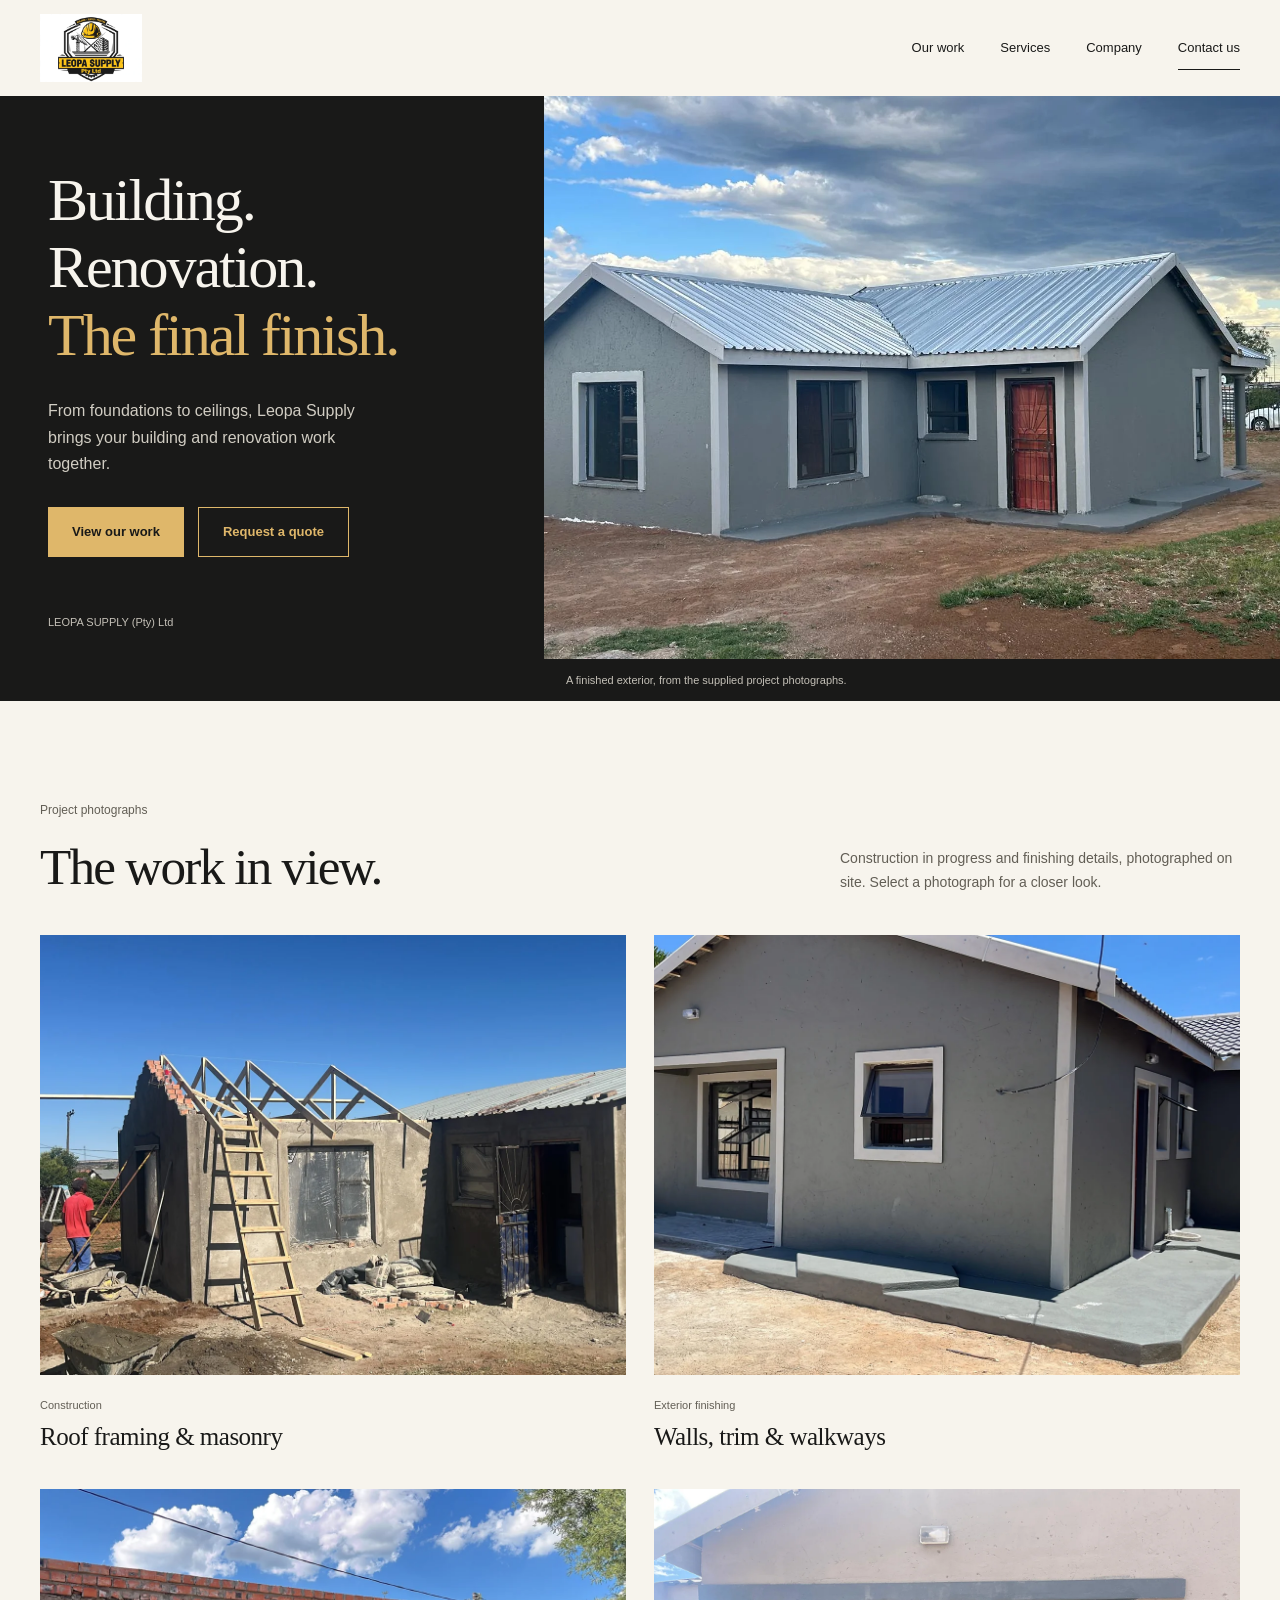
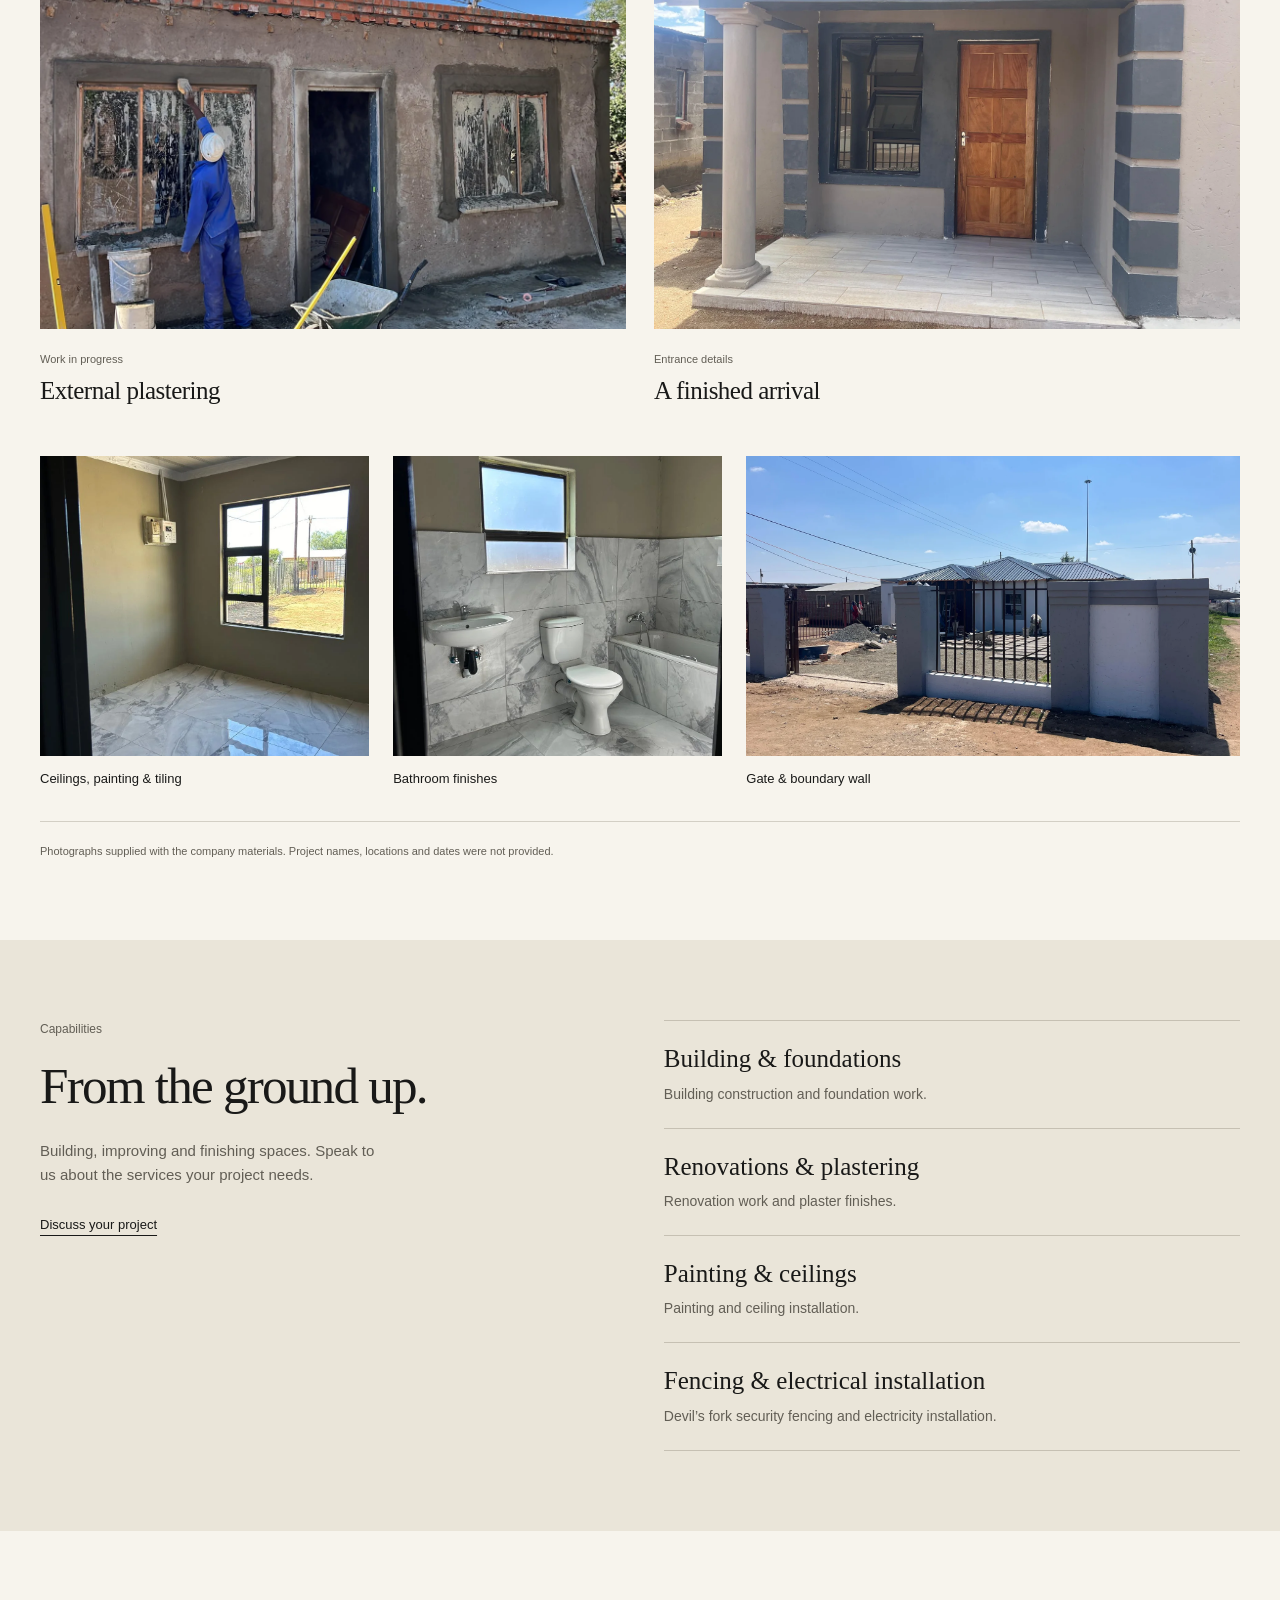
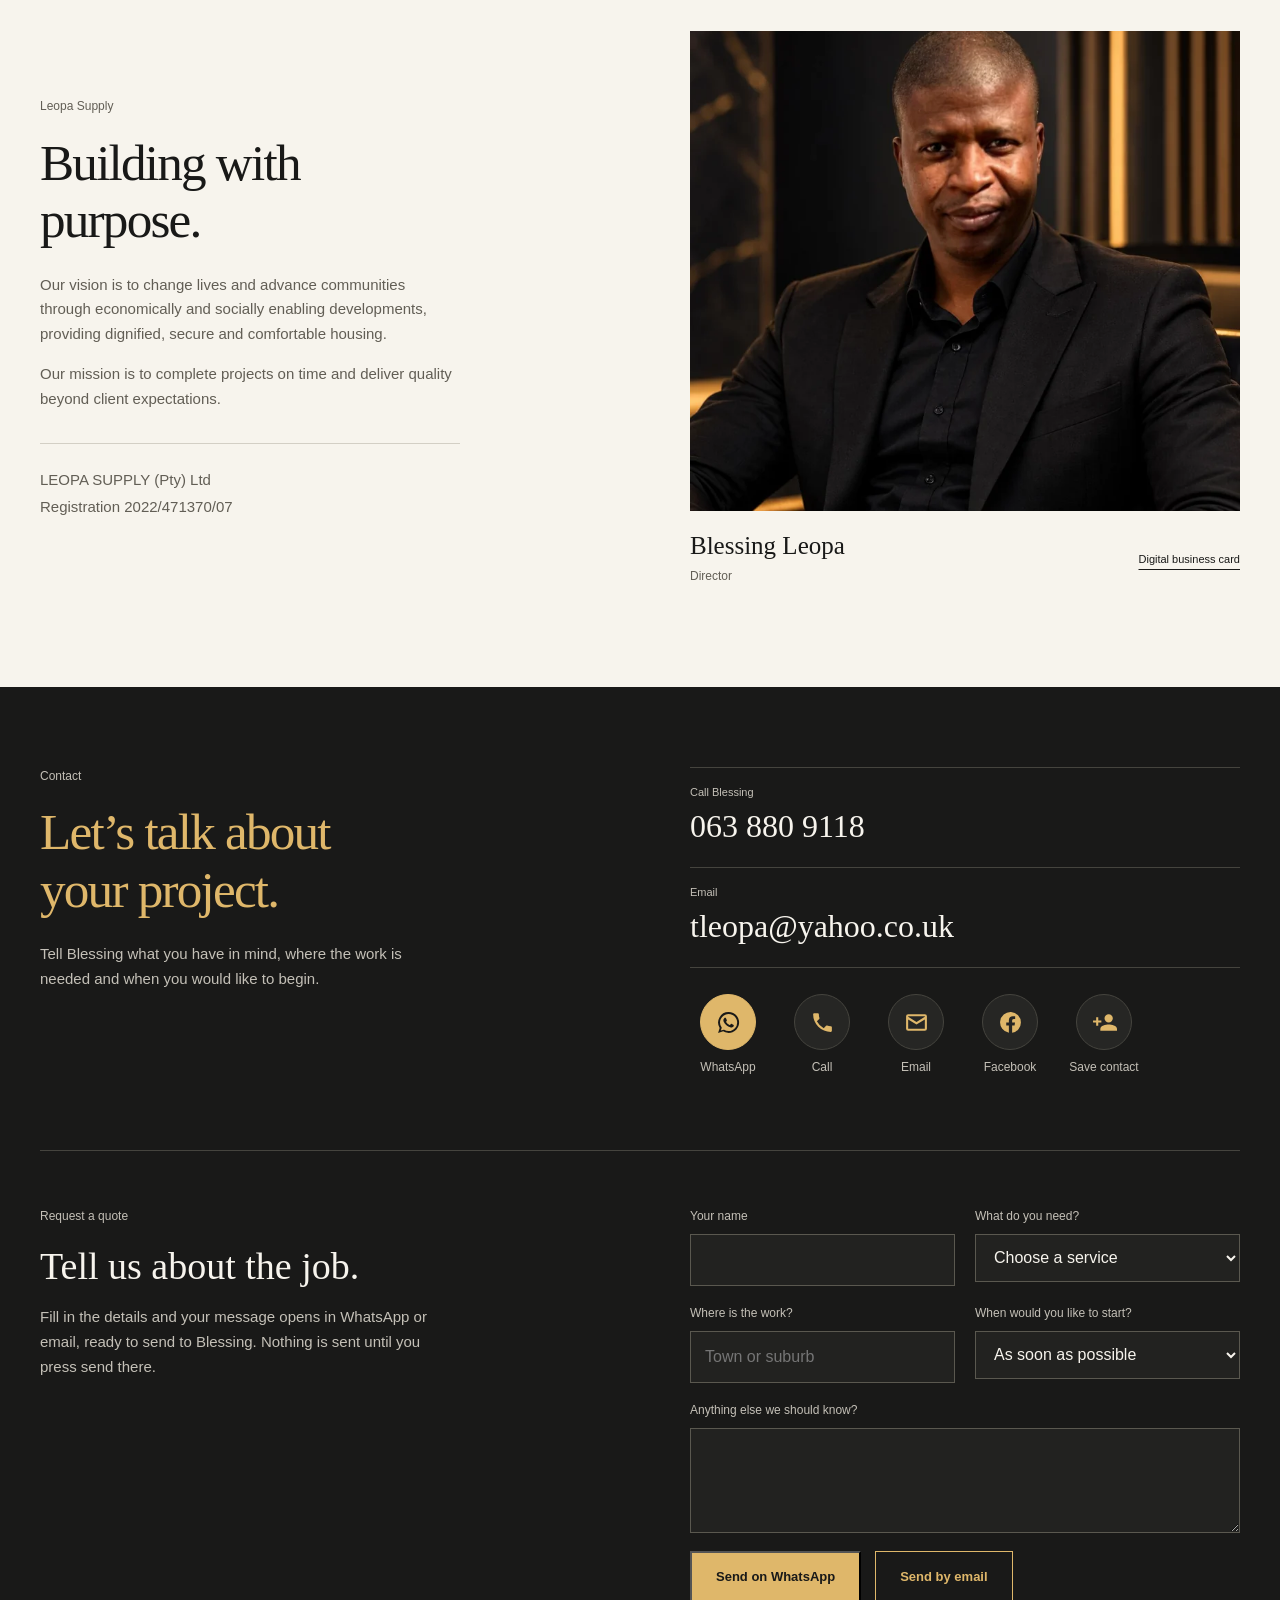
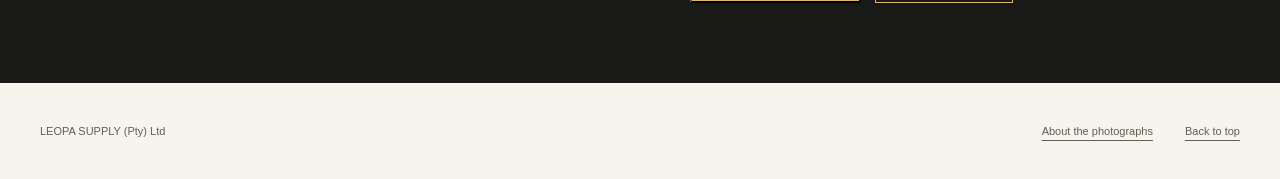
<file: index.html>
<!doctype html>
<html lang="en">
<head>
  <meta charset="utf-8">
  <meta name="viewport" content="width=device-width, initial-scale=1">
  <meta name="theme-color" content="#191918">
  <meta name="description" content="Leopa Supply (Pty) Ltd. Building construction, foundations, renovations and finishing. View supplied project photographs and contact Director Blessing Leopa.">
  <meta property="og:title" content="Leopa Supply | Building, renovation & finishing">
  <meta property="og:description" content="From foundations to the finishing details. View our work and discuss your project with Blessing Leopa.">
  <meta property="og:type" content="website">
  <meta property="og:url" content="https://nyaps-tech.github.io/leopa-supply-website/">
  <meta property="og:image" content="https://nyaps-tech.github.io/leopa-supply-website/images/completed-home.jpg">
  <meta property="og:image:width" content="1280">
  <meta property="og:image:height" content="960">
  <meta property="og:image:alt" content="Grey house with a metal roof and timber front door, finished by Leopa Supply">
  <meta property="og:locale" content="en_ZA">
  <meta name="twitter:card" content="summary_large_image">
  <title>Leopa Supply | Building, renovation & finishing</title>
  <link rel="canonical" href="https://nyaps-tech.github.io/leopa-supply-website/">
  <link rel="icon" href="logo.jpeg">
  <link rel="stylesheet" href="styles.css">
  <script type="application/ld+json">{"@context": "https://schema.org", "@type": "GeneralContractor", "name": "Leopa Supply (Pty) Ltd", "url": "https://nyaps-tech.github.io/leopa-supply-website/", "logo": "https://nyaps-tech.github.io/leopa-supply-website/logo.jpeg", "image": "https://nyaps-tech.github.io/leopa-supply-website/images/completed-home.jpg", "telephone": "+27638809118", "email": "tleopa@yahoo.co.uk", "description": "Building construction, foundations, plastering, renovations, painting, ceilings, devil's fork security fencing and electricity installation.", "employee": {"@type": "Person", "name": "Blessing Leopa", "jobTitle": "Director"}, "knowsAbout": ["Building construction", "Foundations", "Plastering", "Renovations", "Painting", "Ceilings", "Security fencing", "Electrical installation"]}</script>
  <script src="site.js" defer></script>
</head>
<body>
  <a class="skip-link" href="#main">Skip to content</a>
  <header class="site-header">
    <a class="brand" href="#home" aria-label="Leopa Supply home"><img src="logo.jpeg" width="102" height="68" alt="Leopa Supply"></a>
    <button class="menu-toggle" type="button" aria-expanded="false" aria-controls="navigation" hidden>Menu</button>
    <nav id="navigation" aria-label="Main navigation"><a href="#work">Our work</a><a href="#services">Services</a><a href="#company">Company</a><a class="nav-contact" href="#contact">Contact us</a></nav>
  </header>
  <main id="main">
    <section class="hero" id="home" aria-labelledby="hero-title">
      <div class="hero-copy">
        <h1 id="hero-title">Building.<br>Renovation.<br><span>The final finish.</span></h1>
        <p>From foundations to ceilings, Leopa Supply brings your building and renovation work together.</p>
        <div class="hero-actions"><a class="button" href="#work">View our work</a><a class="button button-outline" href="#enquiry">Request a quote</a></div>
        <span class="hero-signature">LEOPA SUPPLY (Pty) Ltd</span>
      </div>
      <figure class="hero-photo"><picture><source srcset="images/completed-home.webp" type="image/webp"><img src="images/completed-home.jpg" width="1280" height="960" alt="Grey house with a metal roof, finished exterior walls and a timber front door" fetchpriority="high"></picture><figcaption>A finished exterior, from the supplied project photographs.</figcaption></figure>
    </section>
    <section class="work wrap" id="work" aria-labelledby="work-title">
      <div class="section-heading"><div><p class="section-label">Project photographs</p><h2 id="work-title">The work in view.</h2></div><p>Construction in progress and finishing details, photographed on site. Select a photograph for a closer look.</p></div>
      <div class="gallery">
        <figure><a class="gallery-link" href="images/roof-framing.jpg" data-caption="Roof framing and masonry in progress" aria-label="View photograph: roof framing and masonry in progress"><picture><source srcset="images/roof-framing.webp" type="image/webp"><img src="images/roof-framing.jpg" width="1600" height="900" alt="Timber roof trusses being installed above masonry walls" loading="lazy"></picture></a><figcaption><span>Construction</span><h3>Roof framing & masonry</h3></figcaption></figure>
        <figure><a class="gallery-link" href="images/exterior-finish.jpg" data-caption="Painted exterior and entrance walkway" aria-label="View photograph: painted exterior and entrance walkway"><picture><source srcset="images/exterior-finish.webp" type="image/webp"><img src="images/exterior-finish.jpg" width="1600" height="900" alt="Painted grey exterior with white trim and a concrete entrance walkway" loading="lazy"></picture></a><figcaption><span>Exterior finishing</span><h3>Walls, trim & walkways</h3></figcaption></figure>
        <figure><a class="gallery-link" href="images/plastering.jpg" data-caption="External plastering in progress" aria-label="View photograph: external plastering in progress"><picture><source srcset="images/plastering.webp" type="image/webp"><img src="images/plastering.jpg" width="1600" height="900" alt="Worker plastering an exterior wall around the window openings" loading="lazy"></picture></a><figcaption><span>Work in progress</span><h3>External plastering</h3></figcaption></figure>
        <figure><a class="gallery-link" href="images/entrance.jpg" data-caption="Finished entrance with columns and timber door" aria-label="View photograph: finished entrance with columns and timber door"><picture><source srcset="images/entrance.webp" type="image/webp"><img src="images/entrance.jpg" width="1600" height="1200" alt="Finished entrance with two columns, contrasting wall bands and a timber door" loading="lazy"></picture></a><figcaption><span>Entrance details</span><h3>A finished arrival</h3></figcaption></figure>
      </div>
      <div class="detail-gallery">
        <figure><a class="gallery-link" href="images/interior-finish.jpg" data-caption="Interior ceiling, painted walls and tiled floor" aria-label="View photograph: interior ceiling, painted walls and tiled floor"><picture><source srcset="images/interior-finish.webp" type="image/webp"><img src="images/interior-finish.jpg" width="960" height="1280" alt="Finished room with a detailed ceiling, painted walls and reflective tiled floor" loading="lazy"></picture></a><figcaption>Ceilings, painting & tiling</figcaption></figure>
        <figure><a class="gallery-link" href="images/bathroom.jpg" data-caption="Bathroom wall and floor finishes" aria-label="View photograph: bathroom wall and floor finishes"><picture><source srcset="images/bathroom.webp" type="image/webp"><img src="images/bathroom.jpg" width="960" height="1280" alt="Bathroom with marble-pattern wall tiles, a basin, toilet and bath" loading="lazy"></picture></a><figcaption>Bathroom finishes</figcaption></figure>
        <figure><a class="gallery-link" href="images/gate.jpg" data-caption="Gate and boundary wall" aria-label="View photograph: gate and boundary wall"><picture><source srcset="images/gate.webp" type="image/webp"><img src="images/gate.jpg" width="1600" height="1200" alt="Black metal entrance gate between painted boundary walls" loading="lazy"></picture></a><figcaption>Gate & boundary wall</figcaption></figure>
      </div>
      <p class="photo-note">Photographs supplied with the company materials. Project names, locations and dates were not provided.</p>
    </section>
    <section class="services" id="services" aria-labelledby="services-title">
      <div class="wrap services-layout"><div><p class="section-label">Capabilities</p><h2 id="services-title">From the ground up.</h2><p>Building, improving and finishing spaces. Speak to us about the services your project needs.</p><a class="text-link" href="#contact">Discuss your project</a></div>
        <dl class="service-list"><div><dt>Building & foundations</dt><dd>Building construction and foundation work.</dd></div><div><dt>Renovations & plastering</dt><dd>Renovation work and plaster finishes.</dd></div><div><dt>Painting & ceilings</dt><dd>Painting and ceiling installation.</dd></div><div><dt>Fencing & electrical installation</dt><dd>Devil’s fork security fencing and electricity installation.</dd></div></dl>
      </div>
    </section>
    <section class="company wrap" id="company" aria-labelledby="company-title">
      <div class="company-intro"><p class="section-label">Leopa Supply</p><h2 id="company-title">Building with<br>purpose.</h2><p>Our vision is to change lives and advance communities through economically and socially enabling developments, providing dignified, secure and comfortable housing.</p><p>Our mission is to complete projects on time and deliver quality beyond client expectations.</p><p class="registration">LEOPA SUPPLY (Pty) Ltd<br>Registration 2022/471370/07</p></div>
      <div class="director"><picture><source srcset="images/blessing-leopa.webp" type="image/webp"><img src="blessing-leopa-portrait.jpg" width="1122" height="1402" alt="Blessing Leopa, Director of Leopa Supply" loading="lazy"></picture><div class="director-caption"><div><h3>Blessing Leopa</h3><p>Director</p></div><a class="text-link" href="https://nyaps-tech.github.io/leopa-supply-card/">Digital business card</a></div></div>
    </section>
    <section class="contact" id="contact" aria-labelledby="contact-title"><div class="wrap contact-layout"><div><p class="section-label">Contact</p><h2 id="contact-title">Let’s talk about<br>your project.</h2><p>Tell Blessing what you have in mind, where the work is needed and when you would like to begin.</p></div><address><a href="tel:+27638809118"><span>Call Blessing</span><strong>063 880 9118</strong></a><a href="mailto:tleopa@yahoo.co.uk"><span>Email</span><strong>tleopa@yahoo.co.uk</strong></a><div class="contact-icons"><a class="wa" href="https://wa.me/27638809118?text=Hello%20Blessing%2C%20I%20would%20like%20to%20discuss%20a%20project."><span class="ico"><svg viewBox="0 0 24 24" aria-hidden="true"><path d="M12 2a10 10 0 0 0-8.5 15.2L2 22l4.9-1.5A10 10 0 1 0 12 2zm0 18.2a8.2 8.2 0 0 1-4.2-1.15l-.3-.18-2.9.9.95-2.8-.2-.3A8.2 8.2 0 1 1 12 20.2zm4.5-6.1c-.25-.12-1.45-.72-1.68-.8-.22-.08-.38-.12-.55.12-.16.25-.63.8-.77.96-.14.17-.28.18-.53.06a6.7 6.7 0 0 1-3.3-2.9c-.25-.43.25-.4.72-1.33.08-.16.04-.3-.02-.42-.06-.12-.55-1.33-.76-1.82-.2-.48-.4-.41-.55-.42h-.47c-.16 0-.43.06-.65.3-.22.25-.86.84-.86 2.05s.88 2.38 1 2.55c.12.16 1.73 2.65 4.2 3.72 1.56.67 2.17.73 2.95.62.48-.07 1.45-.6 1.66-1.17.2-.57.2-1.06.14-1.17-.06-.1-.22-.16-.47-.28z"/></svg></span>WhatsApp</a><a href="tel:+27638809118"><span class="ico"><svg viewBox="0 0 24 24" aria-hidden="true"><path d="M6.6 10.8a15.1 15.1 0 0 0 6.6 6.6l2.2-2.2a1 1 0 0 1 1-.25 11.4 11.4 0 0 0 3.6.57 1 1 0 0 1 1 1V20a1 1 0 0 1-1 1A17 17 0 0 1 3 4a1 1 0 0 1 1-1h3.5a1 1 0 0 1 1 1c0 1.25.2 2.45.57 3.57a1 1 0 0 1-.25 1z"/></svg></span>Call</a><a href="mailto:tleopa@yahoo.co.uk"><span class="ico"><svg viewBox="0 0 24 24" aria-hidden="true"><path d="M4 4h16a2 2 0 0 1 2 2v12a2 2 0 0 1-2 2H4a2 2 0 0 1-2-2V6a2 2 0 0 1 2-2zm0 2v.5l8 5 8-5V6H4zm16 12V9l-8 5-8-5v9h16z"/></svg></span>Email</a><a href="https://www.facebook.com/marvelous.leopa.96" rel="noopener"><span class="ico"><svg viewBox="0 0 24 24" aria-hidden="true"><path d="M22 12a10 10 0 1 0-11.56 9.88v-6.99H7.9V12h2.54V9.8c0-2.5 1.5-3.89 3.78-3.89 1.1 0 2.24.2 2.24.2v2.46h-1.26c-1.25 0-1.63.77-1.63 1.56V12h2.78l-.44 2.89h-2.34v6.99A10 10 0 0 0 22 12z"/></svg></span>Facebook</a><a href="Blessing_Leopa.vcf" download><span class="ico"><svg viewBox="0 0 24 24" aria-hidden="true"><path d="M15 12a4 4 0 1 0-4-4 4 4 0 0 0 4 4zm0 2c-2.7 0-8 1.3-8 4v2h16v-2c0-2.7-5.3-4-8-4zM5 10V7H3v3H0v2h3v3h2v-3h3v-2z" transform="translate(1 0)"/></svg></span>Save contact</a></div></address></div>
    <div class="wrap enquiry" id="enquiry"><div><p class="section-label">Request a quote</p><h3>Tell us about the job.</h3><p>Fill in the details and your message opens in WhatsApp or email, ready to send to Blessing. Nothing is sent until you press send there.</p></div>
      <form id="enquiry-form" action="mailto:tleopa@yahoo.co.uk" method="post" enctype="text/plain">
        <label>Your name<input name="name" autocomplete="name" required></label>
        <label>What do you need?<select name="service" required><option value="">Choose a service</option><option>Building & foundations</option><option>Renovations & plastering</option><option>Painting & ceilings</option><option>Fencing & electrical installation</option><option>Not sure yet</option></select></label>
        <label>Where is the work?<input name="location" placeholder="Town or suburb" autocomplete="address-level2" required></label>
        <label>When would you like to start?<select name="start"><option>As soon as possible</option><option>Within 3 months</option><option>Just planning ahead</option></select></label>
        <label class="full">Anything else we should know?<textarea name="details" rows="3"></textarea></label>
        <div class="form-actions full"><button class="button" type="submit" data-channel="whatsapp">Send on WhatsApp</button><button class="button button-outline" type="submit" data-channel="email">Send by email</button></div>
      </form></div>
  </section>
  </main>
  <div class="quick-bar" aria-label="Quick contact"><a href="tel:+27638809118"><svg viewBox="0 0 24 24" aria-hidden="true"><path d="M6.6 10.8a15.1 15.1 0 0 0 6.6 6.6l2.2-2.2a1 1 0 0 1 1-.25 11.4 11.4 0 0 0 3.6.57 1 1 0 0 1 1 1V20a1 1 0 0 1-1 1A17 17 0 0 1 3 4a1 1 0 0 1 1-1h3.5a1 1 0 0 1 1 1c0 1.25.2 2.45.57 3.57a1 1 0 0 1-.25 1z"/></svg>Call</a><a class="wa" href="https://wa.me/27638809118?text=Hello%20Blessing%2C%20I%20would%20like%20to%20discuss%20a%20project."><svg viewBox="0 0 24 24" aria-hidden="true"><path d="M12 2a10 10 0 0 0-8.5 15.2L2 22l4.9-1.5A10 10 0 1 0 12 2zm0 18.2a8.2 8.2 0 0 1-4.2-1.15l-.3-.18-2.9.9.95-2.8-.2-.3A8.2 8.2 0 1 1 12 20.2zm4.5-6.1c-.25-.12-1.45-.72-1.68-.8-.22-.08-.38-.12-.55.12-.16.25-.63.8-.77.96-.14.17-.28.18-.53.06a6.7 6.7 0 0 1-3.3-2.9c-.25-.43.25-.4.72-1.33.08-.16.04-.3-.02-.42-.06-.12-.55-1.33-.76-1.82-.2-.48-.4-.41-.55-.42h-.47c-.16 0-.43.06-.65.3-.22.25-.86.84-.86 2.05s.88 2.38 1 2.55c.12.16 1.73 2.65 4.2 3.72 1.56.67 2.17.73 2.95.62.48-.07 1.45-.6 1.66-1.17.2-.57.2-1.06.14-1.17-.06-.1-.22-.16-.47-.28z"/></svg>WhatsApp</a></div>
  <footer class="site-footer wrap"><p>LEOPA SUPPLY (Pty) Ltd</p><a href="photo-credits.html">About the photographs</a><a href="#home">Back to top</a></footer>
  <dialog class="lightbox" aria-labelledby="photo-caption"><div class="lightbox-header"><p id="photo-caption"></p><button class="close-photo" type="button" aria-label="Close photograph">Close</button></div><div class="photo-stage"><img class="full-photo" alt=""><p class="photo-status" role="status"></p></div><div class="lightbox-controls"><button class="previous-photo" type="button">Previous</button><span class="photo-count"></span><button class="next-photo" type="button">Next</button></div></dialog>
</body>
</html>
</file>
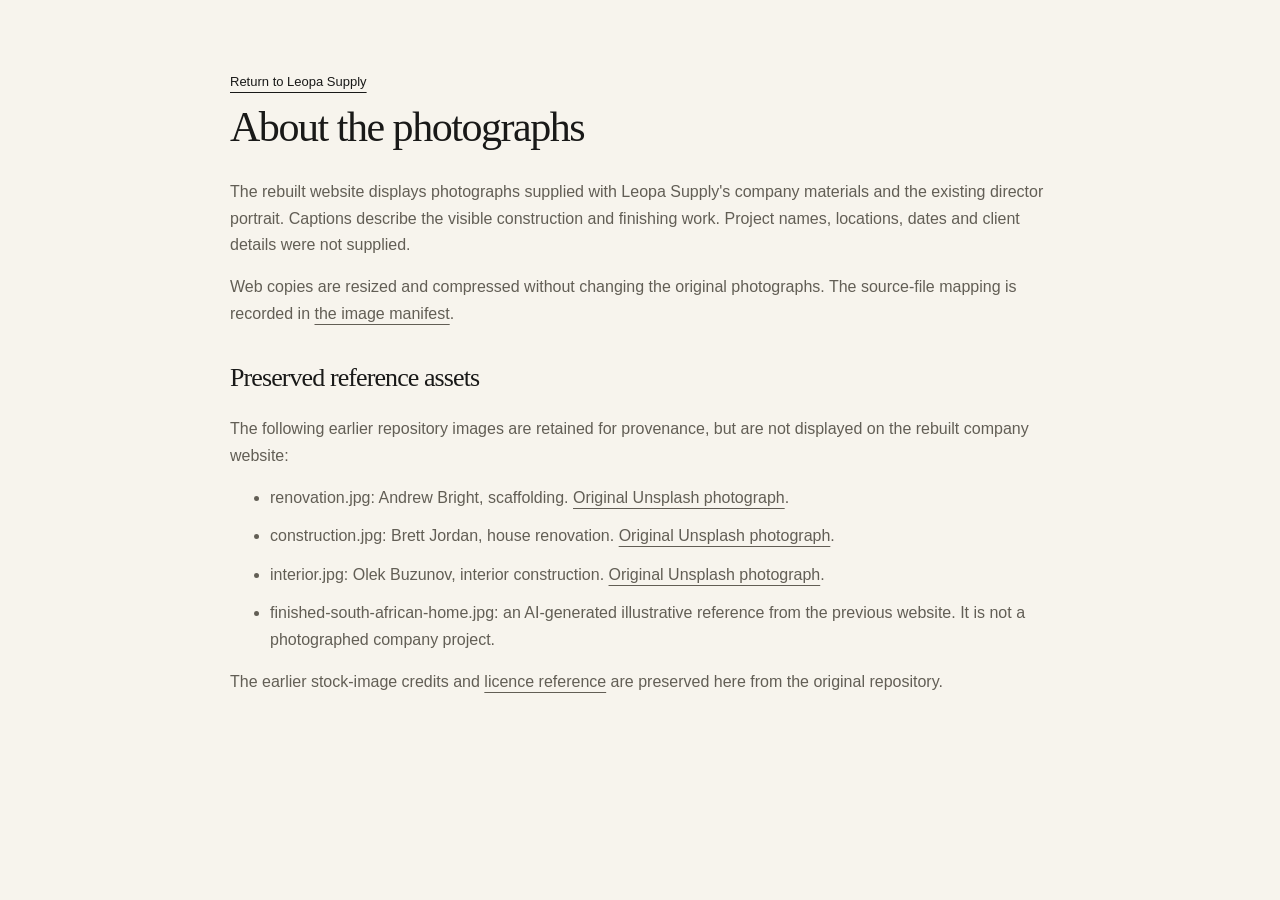
<file: photo-credits.html>
<!doctype html>
<html lang="en">
<head><meta charset="utf-8"><meta name="viewport" content="width=device-width,initial-scale=1"><title>About the photographs | Leopa Supply</title><link rel="stylesheet" href="styles.css"><style>.photo-information{max-width:820px;padding-block:60px}.photo-information h1{font-size:42px}.photo-information h2{font-size:26px;margin-top:36px}.photo-information p,.photo-information li{color:var(--muted)}.photo-information li{margin-block:12px}</style></head>
<body><main class="wrap photo-information"><a class="text-link" href="index.html">Return to Leopa Supply</a><h1>About the photographs</h1><p>The rebuilt website displays photographs supplied with Leopa Supply's company materials and the existing director portrait. Captions describe the visible construction and finishing work. Project names, locations, dates and client details were not supplied.</p><p>Web copies are resized and compressed without changing the original photographs. The source-file mapping is recorded in <a href="images/sources.json">the image manifest</a>.</p><h2>Preserved reference assets</h2><p>The following earlier repository images are retained for provenance, but are not displayed on the rebuilt company website:</p><ul><li>renovation.jpg: Andrew Bright, scaffolding. <a href="https://unsplash.com/photos/scaffolding-on-a-building-under-renovation-3Ev3ZVUq4oM">Original Unsplash photograph</a>.</li><li>construction.jpg: Brett Jordan, house renovation. <a href="https://unsplash.com/photos/a-house-undergoing-renovation-with-visible-construction-wLp29VrzNOM">Original Unsplash photograph</a>.</li><li>interior.jpg: Olek Buzunov, interior construction. <a href="https://unsplash.com/photos/construction-site-with-exposed-wiring-and-insulation-fK8MpQ2i5xk">Original Unsplash photograph</a>.</li><li>finished-south-african-home.jpg: an AI-generated illustrative reference from the previous website. It is not a photographed company project.</li></ul><p>The earlier stock-image credits and <a href="https://unsplash.com/license">licence reference</a> are preserved here from the original repository.</p></main></body>
</html>
</file>
<file: styles.css>
:root{--ink:#191918;--paper:#f7f4ed;--gold:#dfb76a;--muted:#625e55;--line:#d3cfc5;--serif:Georgia,'Times New Roman',serif;font-family:Arial,Helvetica,sans-serif;color:var(--ink);background:var(--paper)}
*{box-sizing:border-box}html{scroll-behavior:smooth;scroll-padding-top:24px}body{margin:0;-webkit-font-smoothing:antialiased;font-size:16px;line-height:1.65}a{color:inherit;text-underline-offset:5px}button{font:inherit;cursor:pointer}a:focus-visible,button:focus-visible{outline:3px solid #9b6e25;outline-offset:5px}img{max-width:100%;height:auto;display:block}picture{display:block}figure{margin:0}h1,h2,h3,p{margin-top:0}h1,h2{font-family:var(--serif);font-weight:400;letter-spacing:-.035em;line-height:1.12}h2{font-size:clamp(36px,4vw,54px);margin-bottom:24px}h3{font-weight:400}.wrap{max-width:1200px;margin-inline:auto;width:calc(100% - 80px)}.skip-link{position:absolute;z-index:5;left:20px;top:-100px;background:var(--ink);color:white;padding:10px 16px}.skip-link:focus{top:16px}
.site-header{max-width:1440px;margin:auto;padding:14px 40px;min-height:96px;display:flex;align-items:center;justify-content:space-between;background:var(--paper)}.brand{flex:none}.brand img{width:102px;height:68px;object-fit:contain}nav{display:flex;align-items:center;gap:36px}nav a{font-size:13px;text-decoration:none;display:flex;align-items:center;min-height:44px}nav a:hover{text-decoration:underline}.nav-contact{border-bottom:1px solid var(--ink)}.menu-toggle{border:1px solid var(--line);background:none;padding:9px 16px;min-height:44px}
.hero{display:grid;grid-template-columns:.85fr 1.15fr;max-width:1440px;margin:auto;background:var(--ink);color:var(--paper)}.hero-copy{padding:70px 48px;display:flex;flex-direction:column;align-items:flex-start;justify-content:center}.hero h1{font-size:clamp(40px,4.7vw,68px);margin-bottom:30px}.hero h1 span{color:var(--gold)}.hero-copy>p{max-width:350px;color:#d1cdc3;font-size:16px;line-height:1.65;margin-bottom:30px}.button{background:var(--gold);color:var(--ink);font-size:13px;font-weight:700;text-decoration:none;padding:13px 24px;min-height:48px;display:inline-flex;align-items:center}.button:hover{background:#edc985}.hero-signature{margin-top:56px;color:#c4c0b7;font-size:11px}.hero-photo{display:flex;flex-direction:column;min-width:0}.hero-photo picture{flex:1;position:relative;min-height:460px}.hero-photo img{width:100%;height:100%;position:absolute;object-fit:cover;object-position:48% center}.hero-photo figcaption{background:var(--ink);color:#c4c0b7;padding:12px 22px;font-size:11px}
.work{padding-block:100px 80px}.section-heading{display:grid;grid-template-columns:1fr 400px;align-items:end;gap:40px;margin-bottom:40px}.section-heading h2{margin:0}.section-heading>p{color:var(--muted);font-size:14px;line-height:1.7;margin:0}.section-label{font-size:12px;margin-bottom:17px;color:var(--muted)}.gallery{display:grid;grid-template-columns:1fr 1fr;gap:36px 28px}.gallery-link{display:block;position:relative;background:#e5e0d6}.gallery-link:after{content:'View photograph';position:absolute;right:12px;bottom:12px;background:var(--ink);color:white;padding:5px 10px;font-size:11px;opacity:0;transition:opacity .15s}.gallery-link:hover:after,.gallery-link:focus-visible:after{opacity:1}.gallery img{width:100%;aspect-ratio:4/3;object-fit:cover}.gallery figcaption{padding-top:16px}.gallery figcaption span{color:var(--muted);font-size:11px}.gallery h3{font:400 25px/1.3 var(--serif);letter-spacing:-.02em;margin:4px 0 0}.detail-gallery{margin-top:48px;display:grid;grid-template-columns:1fr 1fr 1.5fr;gap:24px}.detail-gallery img{width:100%;height:300px;object-fit:cover}.detail-gallery figcaption{font-size:13px;padding-top:12px}.photo-note{color:var(--muted);font-size:11px;border-top:1px solid var(--line);padding-top:20px;margin:32px 0 0}
.services{background:#eae5d9;padding-block:80px}.services-layout{display:grid;grid-template-columns:1fr 1.1fr;gap:100px}.services-layout>div>p:not(.section-label){max-width:350px;color:var(--muted);font-size:15px}.text-link{display:inline-flex;align-items:center;min-height:44px;font-size:13px;text-decoration:underline;text-underline-offset:6px}.service-list{margin:0}.service-list>div{border-top:1px solid #c6c0b3;padding:22px 0}.service-list>div:last-child{border-bottom:1px solid #c6c0b3}.service-list dt{font:400 25px/1.25 var(--serif);margin-bottom:8px}.service-list dd{margin:0;font-size:14px;color:var(--muted)}
.company{padding-block:100px;display:grid;grid-template-columns:1fr 1fr;gap:100px;align-items:center}.company-intro>p:not(.section-label){max-width:420px;color:var(--muted);font-size:15px}.company-intro .registration{border-top:1px solid var(--line);margin:32px 0 0;padding-top:22px;font-size:12px;line-height:1.8}.director picture{background:var(--ink)}.director img{width:100%;max-height:480px;object-fit:cover;object-position:50% 25%}.director-caption{display:flex;align-items:center;justify-content:space-between;gap:20px;padding-top:20px}.director-caption h3{font:400 25px/1.2 var(--serif);margin:0 0 6px}.director-caption p{font-size:12px;color:var(--muted);margin:0}.director-caption .text-link{font-size:11px}
.contact{background:var(--ink);color:var(--paper);padding-block:80px}.contact-layout{display:grid;grid-template-columns:1fr 1fr;gap:100px}.contact .section-label{color:#c4c0b7}.contact h2{color:var(--gold)}.contact-layout>div>p:not(.section-label){color:#c4c0b7;max-width:400px;font-size:15px}.contact address{font-style:normal;align-self:center;min-width:0}.contact address>a{display:block;text-decoration:none;border-bottom:1px solid #45443e;padding:15px 0}.contact address>a:first-child{border-top:1px solid #45443e}.contact address>a:hover strong{color:var(--gold)}.contact address>a span{font-size:11px;color:#c4c0b7;display:block}.contact strong{font:400 clamp(22px,2.5vw,32px)/1.6 var(--serif);overflow-wrap:anywhere}.contact-links{display:flex;flex-wrap:wrap;gap:24px;margin-top:18px}.contact-links a{font-size:12px;min-height:44px;display:inline-flex;align-items:center}.site-footer{display:flex;align-items:center;gap:32px;padding-block:26px;font-size:11px;color:var(--muted)}.site-footer p{margin:0 auto 0 0}.site-footer a{min-height:44px;display:flex;align-items:center}
.lightbox{background:var(--ink);color:var(--paper);border:1px solid #45443e;width:min(1100px,calc(100% - 32px));max-height:calc(100svh - 32px);padding:18px 24px}.lightbox::backdrop{background:#000c}.lightbox-header{display:flex;align-items:center;justify-content:space-between;gap:16px;padding-bottom:14px}.lightbox-header p{font-size:14px;margin:0}.lightbox button{border:1px solid #67635b;min-height:44px;padding:6px 16px;background:none;color:var(--paper);font-size:12px}.lightbox button:hover{background:#34332f}.photo-stage{position:relative;min-height:100px;display:grid;place-items:center}.full-photo{max-width:100%;max-height:calc(100svh - 190px);width:auto;height:auto;object-fit:contain;margin:auto}.photo-status{position:absolute;background:var(--ink);padding:10px;font-size:13px;margin:0;max-width:90%}.photo-status:empty{display:none}.lightbox-controls{display:flex;justify-content:space-between;align-items:center;gap:16px;padding-top:14px}.photo-count{font-size:12px;color:#c4c0b7}body:has(dialog[open]){overflow:hidden}
@media(min-width:701px){.menu-toggle{display:none}}
@media(min-width:1441px){.site-header{padding-inline:48px}.hero{margin-bottom:10px}.hero-copy{padding-inline:60px}}
@media(max-width:1000px){.hero-copy{padding:50px 32px}.hero h1{font-size:46px}.hero-photo picture{min-height:430px}.section-heading{grid-template-columns:1fr 320px}.services-layout,.company,.contact-layout{gap:50px}.detail-gallery img{height:240px}.director-caption{align-items:flex-start;flex-direction:column;gap:6px}}
@media(max-width:700px){.wrap{width:calc(100% - 40px)}.site-header{padding:10px 20px;min-height:80px;flex-wrap:wrap;gap:10px}.brand img{width:84px;height:56px}nav{width:100%;gap:18px;justify-content:space-between}nav a{font-size:12px}.menu-toggle:not([hidden]){display:block}nav.enhanced{display:none}nav.enhanced.open{display:flex}.hero{grid-template-columns:1fr}.hero-copy{padding:42px 24px}.hero h1{font-size:46px;margin-bottom:22px}.hero-copy>p{max-width:340px}.hero-signature{margin-top:30px}.hero-photo picture{min-height:0;aspect-ratio:4/3}.hero-photo figcaption{font-size:10px;padding-inline:20px}.work{padding-block:60px 48px}.section-heading{grid-template-columns:1fr;gap:18px;margin-bottom:28px}.section-heading>p{max-width:400px}.gallery{grid-template-columns:1fr;gap:30px}.gallery h3{font-size:25px}.detail-gallery{grid-template-columns:1fr 1fr;gap:20px;margin-top:32px}.detail-gallery>figure:last-child{grid-column:1/-1}.detail-gallery img{height:auto;aspect-ratio:3/4}.detail-gallery>figure:last-child img{aspect-ratio:4/3}.detail-gallery figcaption{font-size:11px}.services{padding-block:52px}.services-layout,.company,.contact-layout{grid-template-columns:1fr;gap:32px}.service-list dt{font-size:24px}.company{padding-block:60px}.company-intro>p:not(.section-label){max-width:none}.director img{max-height:480px}.director-caption{flex-direction:row;align-items:center}.director-caption h3{font-size:23px}.contact{padding-block:54px}.contact-layout{gap:20px}.contact strong{font-size:27px}.site-footer{flex-wrap:wrap;gap:10px 24px;padding-block:22px}.site-footer p{width:100%}.lightbox{padding:12px}.lightbox-header p{font-size:12px}.full-photo{max-height:calc(100svh - 200px)}}
@media(prefers-reduced-motion:reduce){html{scroll-behavior:auto}*{transition:none!important}}

.hero-actions{display:flex;flex-wrap:wrap;gap:14px}.button-outline{background:none;color:inherit;border:1px solid currentColor;cursor:pointer;font-family:inherit}.button-outline:hover{background:#ffffff1f}.hero .button-outline{color:var(--gold)}
.contact-icons{display:flex;flex-wrap:wrap;gap:18px;margin-top:26px}.contact-icons a{display:flex;flex-direction:column;align-items:center;gap:8px;width:76px;font-size:12px;color:#c4c0b7;text-decoration:none}.contact-icons .ico{width:56px;height:56px;border-radius:50%;background:#262624;border:1px solid #45443e;display:grid;place-items:center;transition:transform .15s,border-color .15s}.contact-icons svg{width:25px;height:25px;fill:var(--gold)}.contact-icons .wa .ico{background:var(--gold);border-color:var(--gold)}.contact-icons .wa svg{fill:var(--ink)}.contact-icons a:hover .ico,.contact-icons a:focus-visible .ico{transform:translateY(-3px);border-color:var(--gold)}.contact-icons a:hover{color:var(--paper)}
.enquiry{display:grid;grid-template-columns:1fr 1fr;gap:100px;margin-top:72px;padding-top:56px;border-top:1px solid #45443e}.enquiry h3{font:400 clamp(28px,3vw,38px)/1.2 var(--serif);color:var(--paper);margin-bottom:16px}.enquiry p:not(.section-label){color:#c4c0b7;font-size:15px;max-width:400px}
#enquiry-form{display:grid;grid-template-columns:1fr 1fr;gap:18px 20px}#enquiry-form label{display:flex;flex-direction:column;gap:7px;font-size:12px;color:#c4c0b7}#enquiry-form .full{grid-column:1/-1}#enquiry-form input,#enquiry-form select,#enquiry-form textarea{font:inherit;font-size:16px;color:var(--paper);background:#222220;border:1px solid #5a584f;border-radius:0;padding:12px 14px;min-height:48px;width:100%}#enquiry-form textarea{resize:vertical}#enquiry-form input:focus,#enquiry-form select:focus,#enquiry-form textarea:focus{outline:2px solid var(--gold);outline-offset:2px;border-color:var(--gold)}.form-actions{display:flex;flex-wrap:wrap;gap:14px}.contact .button-outline{color:var(--gold)}
.quick-bar{display:none}
@media(max-width:1000px){.enquiry{gap:50px}}
@media(max-width:700px){.enquiry{grid-template-columns:1fr;gap:28px;margin-top:48px;padding-top:40px}#enquiry-form{grid-template-columns:1fr}.contact-icons{gap:10px;justify-content:space-between}.contact-icons a{width:60px;font-size:11px}.contact-icons .ico{width:50px;height:50px}.quick-bar{display:grid;grid-template-columns:1fr 1fr;position:fixed;left:0;right:0;bottom:0;z-index:4;background:var(--ink);border-top:1px solid #45443e;padding-bottom:env(safe-area-inset-bottom);transition:transform .2s}.quick-bar a{display:flex;align-items:center;justify-content:center;gap:9px;min-height:56px;color:var(--paper);text-decoration:none;font-size:14px;font-weight:700}.quick-bar svg{width:20px;height:20px;fill:currentColor}.quick-bar .wa{background:var(--gold);color:var(--ink)}.quick-bar.hidden{transform:translateY(100%)}body{padding-bottom:56px}}
</file>
